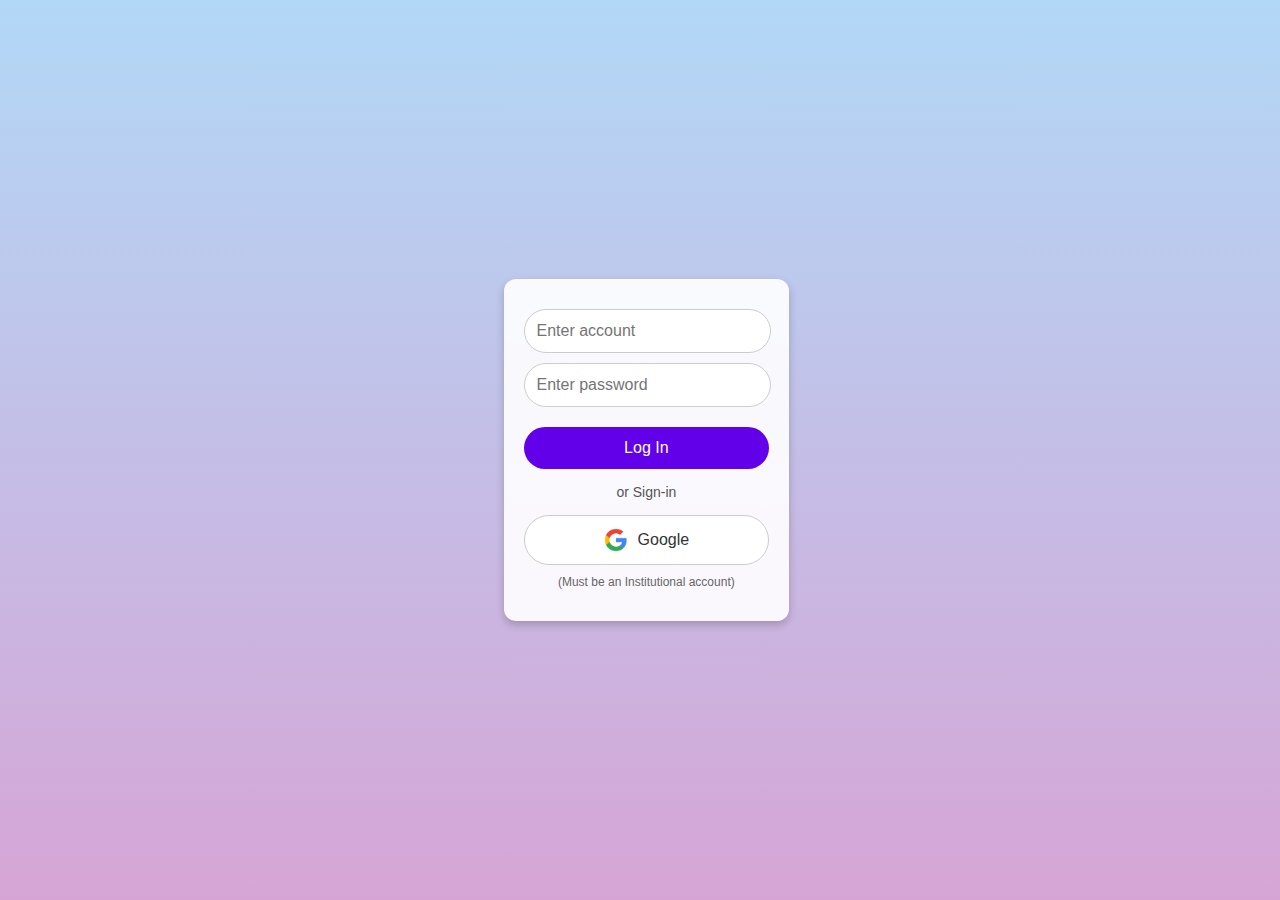
<file: index.html>
<!DOCTYPE html>
<html lang="en">
<head>
    <meta charset="UTF-8">
    <meta name="viewport" content="width=device-width, initial-scale=1.0">
    <title>Institution Login</title>
    <link rel="stylesheet" href="style.css">
</head>
<body>
<!-- login -->
<div class="login-page" id="loginPage">
    <div class="login-form">
        <input type="text" id="account" placeholder="Enter account">
        <input type="password" id="password" placeholder="Enter password">
        <button onclick="login()">Log In</button>
        <div class="or">or Sign-in</div>
        <button class="google-login" onclick="loginWithGoogle()">
            <img src="google-logo-icon-gsuite-hd-701751694791470gzbayltphh-removebg-preview.png" alt="Google Logo" width="24"> Google
        </button>
        <p class="note">(Must be an Institutional account)</p>
    </div>
</div>
<!-- choice -->
<div class="choice-page" id="choicePage" style="display:none;">
    <div class="choice-form">
        <h2>Choose<br>Are you a...</h2>
        <div class="choices">
            <button onclick="chooseRole('Student')">
                <img src="student.png" width="40"><br>Student
            </button>
            <button onclick="chooseRole('Teacher')">
                <img src="teacher.png" width="40"><br>Teacher
            </button>
        </div>
    </div>
</div>
<!-- Student dashboard -->
<div class="STdashboard-page" id = "STdashboardPage" style="display: none;">
    <div class="dashboard">
        <header class="top-bar">
            <div class="profile">
                <img src="student.png" alt="">
            </div>
            <div class="low-bar">     
                <button class="low-btn home-btn" onclick="home()">Home</button>
                <button class="low-btn schedule-btn" onclick="schedulestudent()">Schedule</button>
                <button class="low-btn teachers-btn" onclick="Teachers()">Teachers</button>
                <button class="low-btn menu-btn" onclick="more()">&#9776;</button>
            </div>
        </header>
        <div class="more" id = "more">
            
            <h1>Student 1 <br> Status </h1> <br><br>
            <h2>Current year: 1st Year <br><br> Semester: 2nd Semester <br><br> Section: BSINFOTECH-1B <br><br> Currently: In Class</h2>
            <button class="logout" onclick="logout()"><h1>LOG OUT</h1></button>
        </div>
        <div class="homepage" id="homepage">
          <div class="Classroom">
          <div class="Classroom1-card"><h1>ITEP101</h1></div> 
          </div>
          <div class="bottom-rowclass">
              <div class="Classroom2-card"><h1>ITEP102</h1></div>
              <div class="Classroom3-card"><h1>ITEC103</h1></div>
          </div>
          <div class="bottow-class">
            <div class="JoinClass-card"><h1>Join Class</h1></div>
            <div class="RoomFinder-card"><h1>Room Finder</h1></div>
          </div>
        </div>
        <div class = "teacherpage" id = "teacherpage">
            <div class="container">
                <h1>Teachers</h1>
                <ul class="teacher-list">
                    <li class="teacher-item">
                        <div class="teacher-info">
                            <div class="teacher-name">Teacher 1</div>
                            <div class="subject">(Subject)</div>
                        </div>
                        <div class="status available">Available</div>
                    </li>
                    <li class="teacher-item">
                        <div class="teacher-info">
                            <div class="teacher-name">Teacher 2</div>
                            <div class="subject">(Subject)</div>
                        </div>
                        <div class="status in-class">In class</div>
                    </li>
                    <li class="teacher-item">
                        <div class="teacher-info">
                            <div class="teacher-name">Teacher 3</div>
                            <div class="subject">(Subject)</div>
                        </div>
                        <div class="status available">Available</div>
                    </li>
                    <li class="teacher-item">
                        <div class="teacher-info">
                            <div class="teacher-name">Teacher 4</div>
                            <div class="subject">(Subject)</div>
                        </div>
                        <div class="status available">Available</div>
                    </li>
                    <li class="teacher-item">
                        <div class="teacher-info">
                            <div class="teacher-name">Teacher 5</div>
                            <div class="subject">(Subject)</div>
                        </div>
                        <div class="status in-class">In class</div>
                    </li>
                    <li class="teacher-item">
                        <div class="teacher-info">
                            <div class="teacher-name">Teacher 6</div>
                            <div class="subject">(Subject)</div>
                        </div>
                        <div class="status available">Available</div>
                    </li>
                    <li class="teacher-item">
                        <div class="teacher-info">
                            <div class="teacher-name">Teacher 7</div>
                            <div class="subject">(Subject)</div>
                        </div>
                        <div class="status available">Available</div>
                    </li>
                </ul>
            </div>
        </div>
        <div class="schedule-studentpage" id = "schedule-studentpage">
            <div class="schedulecard">
                <div class="schedule-title">Schedule</div>
                <div class="day">Monday</div>
                <div class="day">Tuesday</div>
                <div class="day">Wednesday</div>
                <div class="day">Thursday</div>
                <div class="day">Friday</div>
                <div class="day">Saturday</div>
                <div class="day">Sunday</div>
            </div>
        </div>
    </div>
</div>
<!-- Teacher dashboard -->
 <div class="Teacher-Page" id ="Teacher-Page" style="display: none;">
  <div class="teacherspage">
     <header class="top-bar">
       <div class="profile"></div>
     <div class="low-bar">     
       <button class="low-btn home-btn" onclick="mainpage()">Home</button>
       <button class="low-btn schedule2-btn" onclick="secondpage()">Schedule</button>
       <button class="low-btn menu-btn" onclick="bars()">&#9776;</button>
    </div></header>

    <div class="Mainpage" id = "Mainpage">
        <div class="button-mainpage">
            <div class="manageclass-card"><h1>Manage Class</h1></div>
            <div class="addmeeting-card"><h1>Add Meeting</h1></div>
            <div class="find-room"><h1>Find Classroom</h1></div>
        </div>
    </div>
    <div class="mores" id = "mores">
            
            <h1>Teacher 1 <br> Status </h1> <br><br>
            <h2>College of Computer Studies <br><br> Semester: 2nd Semester <br><br> Instructor of: BSINFOTECH-1B <br><br> Currently: In Class</h2>
            <button class="logouts" onclick="logout()"><h1>LOG OUT</h1></button>
    </div>

    <div class="Secondpage" id = "Secondpage">
        <div class="schedulecardteacher">
                <div class="schedule-titleteacher">Schedule</div>
                <div class="day">Monday</div>
                <div class="day">Tuesday</div>
                <div class="day">Wednesday</div>
                <div class="day">Thursday</div>
                <div class="day">Friday</div>
                <div class="day">Saturday</div>
                <div class="day">Sunday</div>
            </div>
    </div>
  </div>

</div>
<script src="script.js"></script>
</body>
</html>
</file>
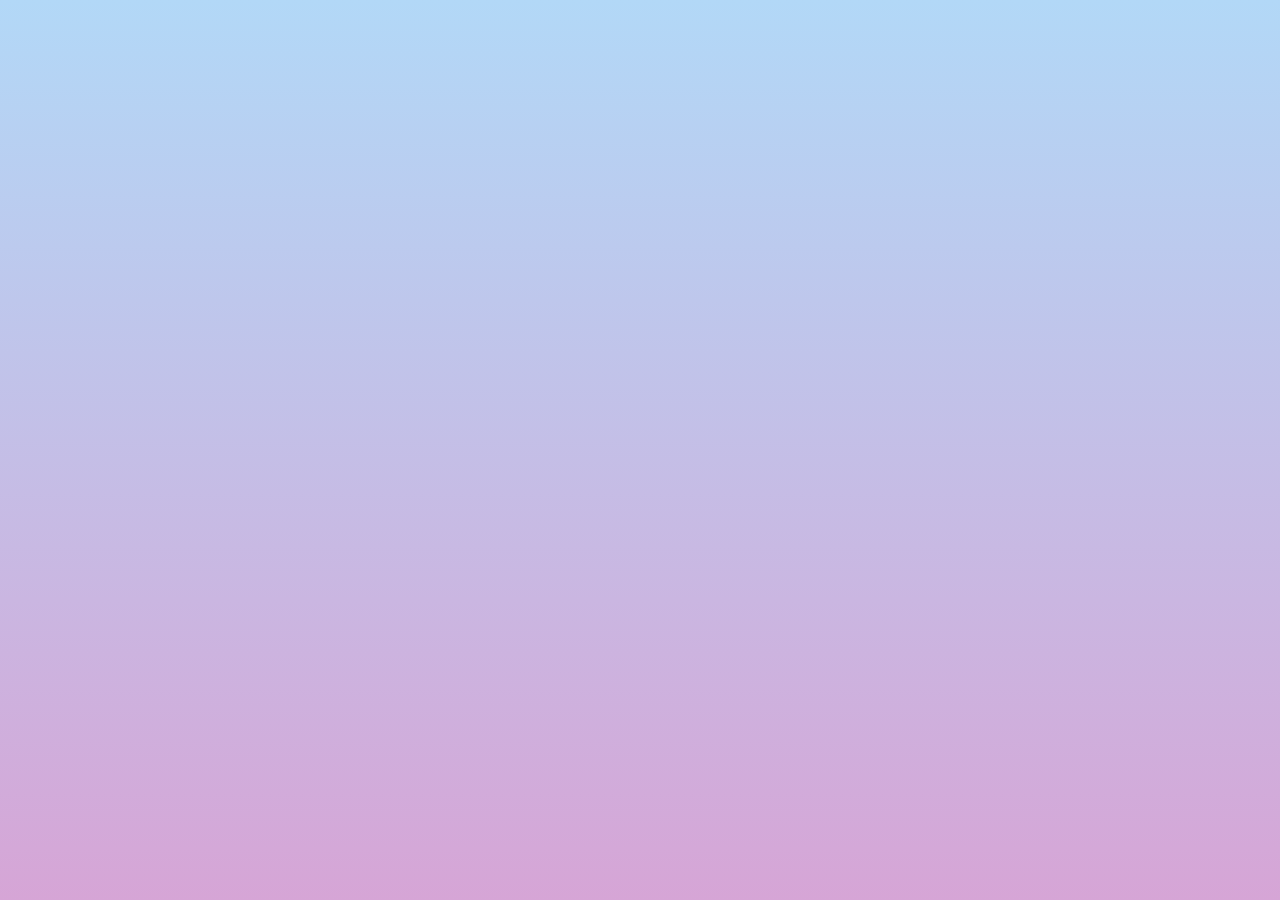
<file: mainpage.html>
<!DOCTYPE html>
<html lang="en">
<head>
    <meta charset="UTF-8">
    <meta name="viewport" content="width=device-width, initial-scale=1.0">
    <title>Document</title>
    <link rel="stylesheet" href="main.css">
</head>
<body>
  <header class="dashboard">
    
  </header>
  <section class="dashboard-page">
    <div class="dashboard-card">
        
    </div>
  </section>
</body>
</html>
</file>
<file: style.css>
body {
    padding: 0;
    margin: 0;
    font-family: 'Arial', sans-serif;
    background: linear-gradient(to bottom, #b2d8f7, #d6a5d6);
    height: 100vh;
    display: flex;
    align-items: center;
    justify-content: center;
}
/* login page//////////////////////////////////////////////////////////////////////////////////////////////////////////*/
.login-form, .choice-form {
    background: rgba(255, 255, 255, 0.9);
    padding: 20px;
    border-radius: 12px;
    width: 90%;
    max-width: 350px;
    text-align: center;
    box-shadow: 0 4px 8px rgba(0,0,0,0.2);
}
.login-form input {
    display: block;
    width: 90%;
    margin: 10px 0;
    padding: 12px;
    border-radius: 25px;
    border: 1px solid #ccc;
    font-size: 16px;
}
button {
    width: 100%;
    margin-top: 10px;
    padding: 12px;
    border: none;
    border-radius: 25px;
    font-size: 16px;
    background: #6200ea;
    color: white;
    cursor: pointer;
}
.google-login {
    background: white;
    color: #333;
    border: 1px solid #ccc;
    display: flex;
    align-items: center;
    justify-content: center;
    gap: 10px;
}
.or {
    margin: 15px 0;
    font-size: 14px;
    color: #555;
}
.note {
    font-size: 12px;
    margin-top: 10px;
    color: #666;
}

/* choice page//////////////////////////////////////////////////////////////////////////////////////////////////////////*/
.choice-form h2 {
    font-size: 22px;
    margin-bottom: 20px;
}
.choices {
    display: flex;
    justify-content: center;
    gap: 20px;
    flex-wrap: wrap;
}
.choices button {
    background: #be73cc;
    padding: 15px;
    width: 120px;
    height: 120px;
    border-radius: 15px;
    font-size: 16px;
    display: flex;
    flex-direction: column;
    align-items: center;
    justify-content: center;
}
/* Student dashboard  //////////////////////////////////////////////////////////////////////////////////////////////////////////*/
.dashboard {
    display: flex;
    height: 100vh;
    border-radius: 12px;
    margin: 0;
  }
  .top-bar {
    width: 100%; 
    height: 7vh;
    background: white;
    display: flex;
    align-items: center;
    padding: 0 20px;
    box-shadow: 0 2px 4px rgba(0,0,0,0.1);
    position: fixed;
    top: 0;
    left: 0;
    z-index: 1000; 
  }
  .settings-btn {
    position: absolute;
    top: 50%;
    right: 50px;
    transform: translateY(-50%);
    font-size: 20px;
    background: #f0f0f0;
    border-radius: 50%;
    padding: 10px;
    cursor: pointer;
    transition: background 0.3s;
    display: flex;
    align-items: center;
    justify-content: center;
}

.settings-btn:hover {
    background: #e0e0e0;
}

  .low-bar{
    width: 100%; 
    height: 7vh;
    background: white;
    display: flex;
    align-items: center;
    padding: 0 20px;
    box-shadow: 0 2px 4px rgba(0,0,0,0.1);
    position: fixed;
    bottom: 0;
    left: 0;
    z-index: 1000; 
  }
    
.low-bar .low-btn {
    background: none;
    border: none;
    font-size: 16px;
    color: #333;
    cursor: pointer;
    padding: 5px 10px;
    border-radius: 8px;
    transition: background 0.3s;
}

.low-bar .low-btn:hover {
    background: #f0f0f0;
}
  
.profile img{
    margin-left: 5px;
    background-color: rgb(254, 244, 251);
    border-radius: 25%;
    margin-top: 50px;
    width: 75px;
    display: flex;
    align-items: center;
    justify-content: center;
    box-shadow: 0 2px 4px rgba(0,0,0,0.1);
    
}
.Classroom {
    position: relative;
    width: 300px;
    height: 260px;
    margin: 100px auto 0 auto; /* center horizontally */
}

/* Common card style */
.Classroom1-card,
.Classroom2-card,
.Classroom3-card {
    position: absolute;
    width: 180px;
    height: 120px;
    background-color: white;
    border-radius: 12px;
    box-shadow: 0 4px 8px rgba(0, 0, 0, 0.1);
    display: flex;
    align-items: center;
    justify-content: center;
    text-align: center;
}

/* Top card - centered */
.Classroom1-card {
    top: 0;
    left: 50%;
    transform: translateX(-50%);
}

/* Bottom-left card - move toward center */
.Classroom2-card {
    bottom: 50vh;
    left: 15px;
}

/* Bottom-right card - move toward center */
.Classroom3-card {
    bottom: 50vh;
    right: 15px;
}

.bottom-row {
    display: flex;
    gap: 20px;
    justify-content: center;
    width: 100%;
  }
.bottow-class{
    display:flex;
    margin-top: 2vh;
    gap: 20px;
}
.JoinClass-card{
    
    background-color: #fff;
    padding:20px 38px;
    border-radius: 5%;
}
.RoomFinder-card{
    background-color: #fff;
    padding:20px 38px;
    border-radius: 5%;
}
/* Teacher-card */
.container {
            max-width: 500px; /* Mobile width */
            margin: 0 auto;
            padding: 16px; /* Reduced padding for mobile */
            background-color: #fff;
            border-radius: 8px;
            box-shadow: 0 2px 4px rgba(0, 0, 0, 0.185);
            width:300px;
            margin-top: 10vh;
        }
        h1 {
            text-align: center;
            color: #333;
            font-size: 20px; /* Smaller heading */
            margin-bottom: 16px; /* Reduced margin */
        }
        .teacher-list {
            list-style: none;
            padding: 0;
            margin: 0;
        }
        .teacher-item {
            padding: 12px; /* Reduced padding */
            border-bottom: 1px solid #ddd;
            display: flex;
            justify-content: space-between;
            align-items: center;
            font-size: 14px; /* Smaller font size */
        }
        .teacher-item:last-child {
            border-bottom: none;
        }
        .teacher-name {
            font-weight: 600;
            color: #222;
        }
        .status {
            font-weight: normal;
            font-size: 12px; /* Smaller status font */
        }
        .available {
            color: green;
        }
        .in-class {
            color: red;
        }
        .subject {
            color: #666; /* Darker grey for subject */
            font-size: 12px;
        }
/*schedule*/
.schedulecard
{
    margin: 20px;
    width: 90%;
    max-width: 400px;
    background-color: #eed3f8;
    border-radius: 20px;
    padding: 20px;
    box-shadow: 0 4px 10px rgba(0,0,0,0.1);
    display: flex;
    flex-direction: column;  /* <--- ADD THIS LINE */
    align-items: stretch;
}
.schedule-title {
    text-align: center;
    font-size: 24px;
    margin-bottom: 10px;
    color: #d88be8;
}
.day {
    text-align: center;
    font-size: 20px;
    color: #e26de8;
    margin: 10px 0;
    border-bottom: 2px solid #555;
    padding-bottom: 5px;
}



/* For TEACHERS DASHBOARD ////////////////////////////////////////////////////////////////////////////////////////////////////////*/
.teacherspage{
    height: 100vh;
    width: 100vw;
    display: flex;
    flex-direction: column;
    align-items: center;
    justify-content: flex-start; /* align to top */
    padding-top: 60px;           /* space from top */
    box-sizing: border-box;
}
.top-bar{
    width: 100%; 
    height: 7vh;
    background: white;
    display: flex;
    align-items: center;
    padding: 0 20px;
    box-shadow: 0 2px 4px rgba(0,0,0,0.1);
    position: fixed;
    top: 0;
    left: 0;
    z-index: 1000; 
  }
  .settings-btn {
    position: absolute;
    top: 50%;
    right: 50px;
    transform: translateY(-50%);
    font-size: 20px;
    background: #f0f0f0;
    border-radius: 50%;
    padding: 10px;
    cursor: pointer;
    transition: background 0.3s;
    display: flex;
    align-items: center;
    justify-content: center;
}

.settings-btn:hover {
    background: #e0e0e0;
}

  .low-bar{
    width: 100%; 
    height: 7vh;
    background: white;
    display: flex;
    align-items: center;
    padding: 0 20px;
    box-shadow: 0 2px 4px rgba(0,0,0,0.1);
    position: fixed;
    bottom: 0;
    left: 0;
    z-index: 1000; 
  }
    
.low-bar .low-btn {
    background: none;
    border: none;
    font-size: 16px;
    color: #333;
    cursor: pointer;
    padding: 5px 10px;
    border-radius: 8px;
    transition: background 0.3s;
}

.low-bar .low-btn:hover {
    background: #f0f0f0;
}
.button-mainpage{
    width: 100%;
    height: 90vh;
    display: flex;
    flex-direction: column;
    align-items: center;
    justify-content: center; /* vertical centering */
    gap: 30px; /* space between cards */
    
}
.manageclass-card,
.addmeeting-card,
.find-room{
    position: absolute;
    width: 200px;
    height: 150px;
    background-color: white;
    border-radius: 12px;
    align-items: center;
    justify-content: center;
    text-align: center;
    font-size: smaller;
    margin: 0;
    transform: translateX(-50%);    
}
.manageclass-card{
position: absolute;
top: 30%;
left: 50%;  
}
.addmeeting-card{
position: absolute;
top: 70%;
left: 50%;
}
.find-room{
position: absolute;
top: 50%;
left: 50%;
}

.more
{
    position: absolute;
    width: 500px;
    height: 350px;
    background-color: white;
    border-radius: 5%;
    right: 100px;
    bottom: 60px;
    z-index: 99999;
}
.more h2{
    font-size: small ;
    margin-left: 6px;
    font-weight: 200;
}
.schedulecardteacher
{
    margin: 20px;
    width: 90%;
    max-width: 400px;
    background-color: #eed3f8;
    border-radius: 20px;
    padding: 20px;
    box-shadow: 0 4px 10px rgba(0,0,0,0.1);
    display: flex;
    flex-direction: column;  /* <--- ADD THIS LINE */
    align-items: stretch;
}
.schedule-titleteacher{
    text-align: center;
    font-size: 24px;
    margin-bottom: 10px;
    color: #d88be8;
}
.day {
    text-align: center;
    font-size: 20px;
    color: #e26de8;
    margin: 10px 0;
    border-bottom: 2px solid #555;
    padding-bottom: 5px;
}
.mores h2{
    font-size: small ;
    margin-left: 6px;
    font-weight: 200;
}

/* para sa iphone view //////////////////////////////////////////////////////////////////////////////////////////////////////////*/
@media (max-width: 320px) {
    .login-form, .choice-form .Classroom{
        flex-direction: column;
    }
    .choices button {
        background: rgb(145, 95, 161);
        padding: 15px; 
    }
    .choices button {
        width: 90%;
    }
.Classroom1-card,
.Classroom2-card,
.Classroom3-card {
    position: absolute;
    width: 140px;
    height: 90px;
    background-color: white;
    border-radius: 12px;
    box-shadow: 0 4px 8px rgba(0, 0, 0, 0.1);
    display: flex;
    align-items: center;
    justify-content: center;
    text-align: center;
    font-size: smaller;
}
    /* Top card - centered */
.Classroom1-card {
    top: 0;
    left: 50%;
    transform: translateX(-50%);
}

/* Bottom-left card - move toward center */
.Classroom2-card {
    bottom: 50vh;
    left: 15px;
}

/* Bottom-right card - move toward center */
.Classroom3-card {
    bottom: 50vh;
    right: 15px;
}

.teachercard
{
    position: absolute;
    width: 300px;
    height: 400px;
    background-color: rgb(243, 218, 255);
    border-radius: 12px;
    box-shadow: 0 4px 8px rgba(0, 0, 0, 0.1);
    display: flex;
    align-items: center;
    justify-content: center;
    text-align: center;
    left: 10px;
    top: 60px;
}
.teachercard h1{
    top: 30px;
}
.schedulecard
{
    position: absolute;
    width: 300px;
    height: 400px;
    background-color: rgb(243, 218, 255);
    border-radius: 12px;
    box-shadow: 0 4px 8px rgba(0, 0, 0, 0.1);
    display: flex;
    align-items: center;
    justify-content: center;
    text-align: center;
    left: 10px;
    top: 60px;
}
.addmeeting-card,
.manageclass-card,
.find-room
{
    position: absolute;
    width: 180px;
    height: 100px;
    background-color: white;
    border-radius: 12px;
    box-shadow: 0 4px 8px rgba(0, 0, 0, 0.1);
    display: flex;
    align-items: center;

}

.manageclass-card{
position: absolute;
top: 20%;
left: 50%;  
}
.addmeeting-card{
position: absolute;
top: 60%;
left: 50%;
}
.find-room{
position: absolute;
top: 40%;
left: 50%;
}

.bottow-class{
    display:flex;
}
.JoinClass-card{
    
    background-color: #fff;
    padding:7px 13px;
    border-radius: 5%;
}
.RoomFinder-card{
    background-color: #fff;
    padding:7px 23px;
    border-radius: 5%;
}
.schedulecard
{
    margin: 30px;
    width: 70%;
    max-width: 400px;
    background-color: #eed3f8;
    border-radius: 20px;
    padding: 20px;
    box-shadow: 0 4px 10px rgba(0,0,0,0.1);
    display: flex;
    flex-direction: column;  /* <--- ADD THIS LINE */
    align-items: stretch;
}
.schedulecardteacher
{
    margin-left: 1px;
    width: 70%;
    max-width: 400px;
    background-color: #eed3f8;
    border-radius: 20px;
    padding: 35px;
    box-shadow: 0 4px 10px rgba(0,0,0,0.1);
    display: flex;
    flex-direction: column;  /* <--- ADD THIS LINE */
    align-items: stretch;
    
}

.container {
            max-width: 400px; /* Mobile width */
            margin: 0 auto;
            padding: 16px; /* Reduced padding for mobile */
            background-color: #fff;
            border-radius: 8px;
            box-shadow: 0 2px 4px rgba(0,0,0,0.1);
            width:250px;
            margin-top: 10vh;
}
.more
{
    position: absolute;
    width: 220px;
    height: 300px;
    background-color: white;
    border-radius: 5%;
    right: 20px;
    bottom: 60px;
    z-index: 99999;
    border: 1px solid #222;
}
.more h1
{
    border-bottom:1px solid #222;
}
.more h2{
    
}
.logout{
    position: absolute;
    background-color: white;
    top: 220px;
    height: 2px;
}
.logout h1{
    border-top: 1px solid #222;
    margin-bottom: 100px;
}
.mores {
    position: absolute;
    width: 90%; /* Responsive on smaller screens */
    max-width: 220px;
    max-height: 300px;
    background-color: white;
    border-radius: 10px;
    right: 20px;
    bottom: 60px;
    z-index: 99999;
    border: 1px solid #222;
    overflow-y: auto; /* Adds scroll if content is too tall */
    padding: 10px;
    box-shadow: 0 4px 12px rgba(0, 0, 0, 0.1); /* Optional for better appearance */
}
.mores h1
{
    border-bottom:1px solid #222;
}
.logouts{
    position: absolute;
    background-color: white;
    top: 220px;
    height: 2px;
}
.logouts h1{
    border-top: 1px solid #222;
    margin-bottom: 100px;
}
}
@media (max-width: 376px) and (min-width :321px)  
{
.Classroom1-card,
.Classroom2-card,
.Classroom3-card {
    position: absolute;
    width: 150px;
    height: 100px;
    background-color: white;
    border-radius: 12px;
    box-shadow: 0 4px 8px rgba(0, 0, 0, 0.1);
    display: flex;
    align-items: center;
    justify-content: center;
    text-align: center;
    font-size: smaller;
}
    /* Top card - centered */
.Classroom1-card {
    top: 0;
    left: 50%;
    transform: translateX(-50%);
}

/* Bottom-left card - move toward center */
.Classroom2-card {
    bottom: 47vh;
    left: 15px;
}

/* Bottom-right card - move toward center */
.Classroom3-card {
    bottom: 47vh;
    right: 15px;
}
.teachercard
{
    position: absolute;
    width: 300px;
    height: 400px;
    background-color: rgb(243, 218, 255);
    border-radius: 12px;
    box-shadow: 0 4px 8px rgba(0, 0, 0, 0.1);
    display: flex;
    align-items: center;
    justify-content: center;
    text-align: center;
    left: 50%;
    transform: translateX(-50%);
    top: 60px;
    
}

.schedulecard
{
    position: absolute;
    width: 300px;
    height: 400px;
    background-color: rgb(243, 218, 255);
    border-radius: 12px;
    box-shadow: 0 4px 8px rgba(0, 0, 0, 0.1);
    display: flex;
    align-items: center;
    justify-content: center;
    text-align: center;
    left: 50%;
    transform: translateX(-50%);
    top: 60px;
}

.manageclass-card,
.addmeeting-card,
.find-room{
    position: absolute;
    width: 200px;
    height: 100px;
    background-color: white;
    border-radius: 12px;
    align-items: center;
    justify-content: center;
    text-align: center;
    font-size: smaller;
    margin: 0;
    transform: translateX(-50%);    
}
.manageclass-card{
position: absolute;
top: 20%;
left: 50%;  
}
.addmeeting-card{
position: absolute;
top: 60%;
left: 50%;
}
.find-room{
position: absolute;
top: 40%;
left: 50%;
}

.schedulecard
{
    margin: 0px;
    width: 65%;
    max-width: 400px;
    background-color: #eed3f8;
    border-radius: 20px;
    padding: 20px;
    box-shadow: 0 4px 10px rgba(0,0,0,0.1);
    display: flex;
    flex-direction: column;  /* <--- ADD THIS LINE */
    align-items: stretch;
}
}
@media (max-width: 426px) and (min-width :377px)  
{
.Classroom1-card,
.Classroom2-card,
.Classroom3-card {
    position: absolute;
    width: 160px;
    height: 120px;
    background-color: white;
    border-radius: 12px;
    box-shadow: 0 4px 8px rgba(0, 0, 0, 0.1);
    display: flex;
    align-items: center;
    justify-content: center;
    text-align: center;
    font-size: smaller;
}
    /* Top card - centered */
.Classroom1-card {
    top: 0;
    left: 50%;
    transform: translateX(-50%);
}

/* Bottom-left card - move toward center */
.Classroom2-card {
    bottom: 40vh;
    left: 17px;
}

/* Bottom-right card - move toward center */
.Classroom3-card {
    bottom: 40vh;
    right: 17px;
}
.teachercard
{
    position: absolute;
    width: 300px;
    height: 400px;
    background-color: rgb(243, 218, 255);
    border-radius: 12px;
    box-shadow: 0 4px 8px rgba(0, 0, 0, 0.1);
    display: flex;
    align-items: center;
    justify-content: center;
    text-align: center;
    left: 50%;
    transform: translateX(-50%);
    top: 60px;
}
.schedulecard
{
    position: absolute;
    width: 300px;
    height: 400px;
    background-color: rgb(243, 218, 255);
    border-radius: 12px;
    box-shadow: 0 4px 8px rgba(0, 0, 0, 0.1);
    display: flex;
    align-items: center;
    justify-content: center;
    text-align: center;
    left: 50%;
    transform: translateX(-50%);
    top: 60px;
}

.manageclass-card,
.addmeeting-card,
.find-room{
    position: absolute;
    width: 300px;
    height: 110px;
    background-color: white;
    border-radius: 12px;
    align-items: center;
    justify-content: center;
    text-align: center;
    font-size: smaller;
    margin: 0;
    transform: translateX(-50%);    
}
.manageclass-card{
position: absolute;
top: 20%;
left: 50%;  
}
.addmeeting-card{
position: absolute;
top: 60%;
left: 50%;
}
.find-room{
position: absolute;
top: 40%;
left: 50%;
}

.schedulecard
{
    margin: 0px;
    width: 80%;
    max-width: 400px;
    background-color: #eed3f8;
    border-radius: 20px;
    padding: 20px;
    box-shadow: 0 4px 10px rgba(0,0,0,0.1);
    display: flex;
    flex-direction: column;  /* <--- ADD THIS LINE */
    align-items: stretch;
}
.mores {
    position: absolute;
    width: 90%; /* Responsive on smaller screens */
    max-width: 220px;
    max-height: 300px;
    background-color: white;
    border-radius: 10px;
    right: 20px;
    bottom: 60px;
    z-index: 99999;
    border: 1px solid #222;
    overflow-y: auto; /* Adds scroll if content is too tall */
    padding: 10px;
    box-shadow: 0 4px 12px rgba(0, 0, 0, 0.1); /* Optional for better appearance */
}
.more {
    position: absolute;
    width: 90%; /* Responsive on smaller screens */
    max-width: 220px;
    max-height: 300px;
    background-color: white;
    border-radius: 10px;
    right: 20px;
    bottom: 60px;
    z-index: 99999;
    border: 1px solid #222;
    overflow-y: auto; /* Adds scroll if content is too tall */
    padding: 10px;
    box-shadow: 0 4px 12px rgba(0, 0, 0, 0.1); /* Optional for better appearance */
}
}
</file>
<file: main.css>
body{
    margin: 0;
    font-family: 'Arial', sans-serif;
    background: linear-gradient(to bottom, #b2d8f7, #d6a5d6);
    height: 100vh;
    display: flex;
    align-items: center;
    justify-content: center;
}
</file>
